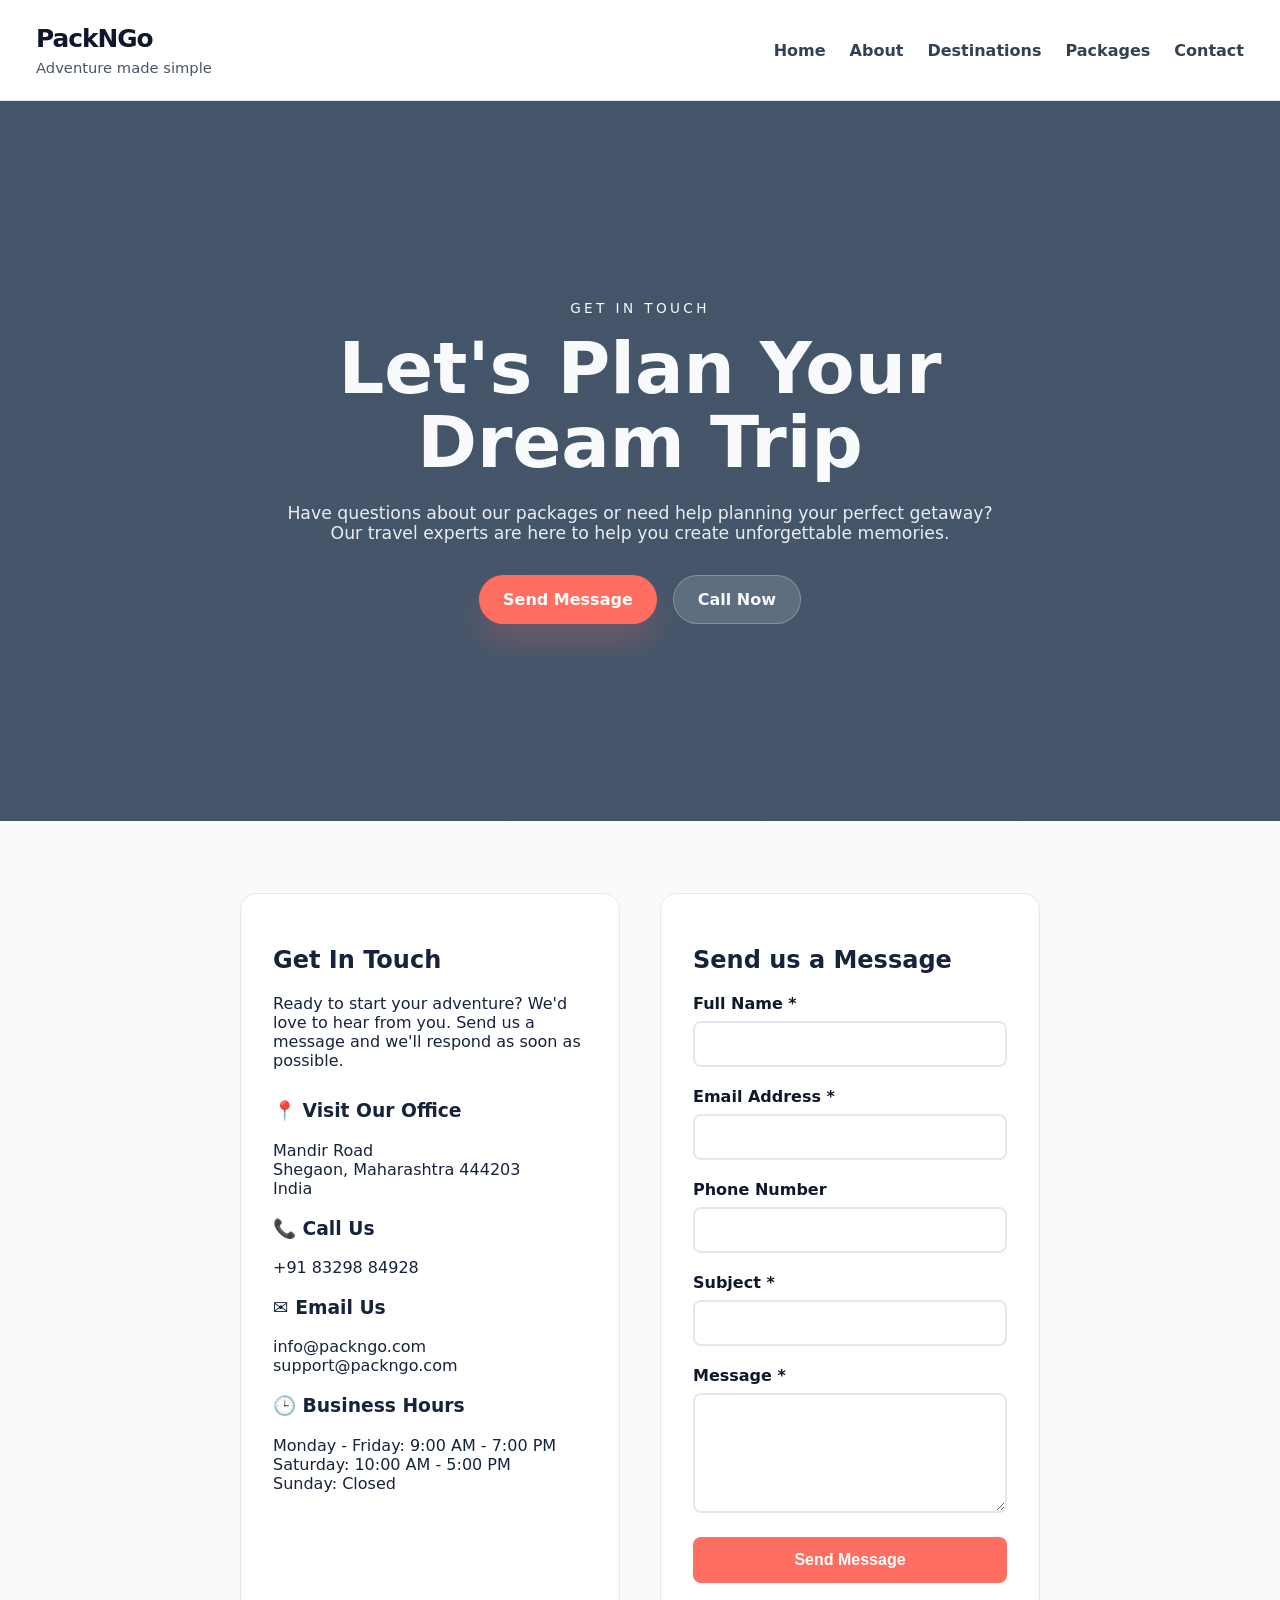
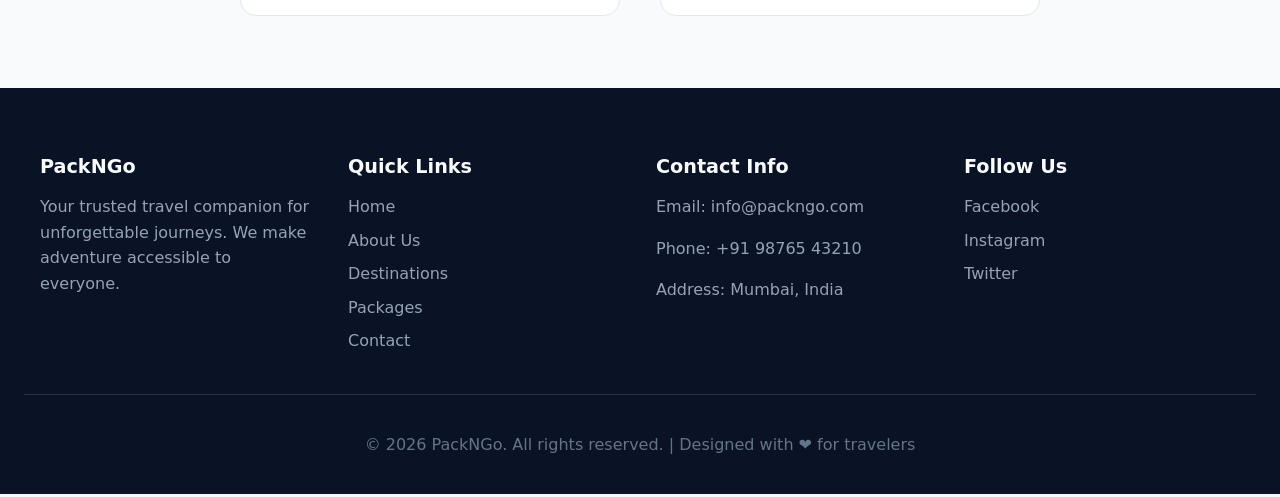
<file: contact.html>
<!DOCTYPE html>
<html lang="en">
<head>
    <meta charset="UTF-8">
    <meta name="viewport" content="width=device-width, initial-scale=1.0">
    <title>Contact Us | PackNGo</title>
    <link rel="stylesheet" href="style.css">
    <script src="script.js"></script>
</head>
<body>

<header class="site-header">
    <div class="brand">
        <span class="logo">PackNGo</span>
        <p>Adventure made simple</p>
    </div>
    <nav class="main-nav">
        <a href="index.html">Home</a>
        <a href="about.html">About</a>
        <a href="destinations.html">Destinations</a>
        <a href="packages.html">Packages</a>
        <a href="contact.html">Contact</a>
    </nav>
</header>

<main>
    <section class="hero">
        <div class="hero-copy">
            <span class="eyebrow">Get in touch</span>
            <h1>Let's Plan Your Dream Trip</h1>
            <p>Have questions about our packages or need help planning your perfect getaway? Our travel experts are here to help you create unforgettable memories.</p>
            <div class="hero-actions">
                <a href="#contact-form" class="btn btn-primary">Send Message</a>
                <a href="tel:+918329884928" class="btn btn-secondary">Call Now</a>
            </div>
        </div>
    </section>

    <section class="contact-section">
        <div class="contact-container">
            <div class="contact-info">
                <h2>Get In Touch</h2>
                <p>Ready to start your adventure? We'd love to hear from you. Send us a message and we'll respond as soon as possible.</p>

                <div style="margin-top: 30px;">
                    <h3>📍 Visit Our Office</h3>
                    <p>Mandir Road<br>Shegaon, Maharashtra 444203<br>India</p>
                </div>

                <div style="margin-top: 20px;">
                    <h3>📞 Call Us</h3>
                    <p>+91 83298 84928</p>
                </div>

                <div style="margin-top: 20px;">
                    <h3>✉️ Email Us</h3>
                    <p>info@packngo.com<br>support@packngo.com</p>
                </div>

                <div style="margin-top: 20px;">
                    <h3>🕒 Business Hours</h3>
                    <p>Monday - Friday: 9:00 AM - 7:00 PM<br>Saturday: 10:00 AM - 5:00 PM<br>Sunday: Closed</p>
                </div>
            </div>

            <div class="contact-form" id="contact-form">
                <h2>Send us a Message</h2>
                <form id="contactForm" onsubmit="return validateAndSubmitForm(event)">
                    <div class="form-group">
                        <label for="name">Full Name *</label>
                        <input type="text" id="name" name="name" required>
                        <div class="error-message" id="nameError"></div>
                    </div>

                    <div class="form-group">
                        <label for="email">Email Address *</label>
                        <input type="email" id="email" name="email" required>
                        <div class="error-message" id="emailError"></div>
                    </div>

                    <div class="form-group">
                        <label for="phone">Phone Number</label>
                        <input type="tel" id="phone" name="phone">
                        <div class="error-message" id="phoneError"></div>
                    </div>

                    <div class="form-group">
                        <label for="subject">Subject *</label>
                        <input type="text" id="subject" name="subject" required>
                        <div class="error-message" id="subjectError"></div>
                    </div>

                    <div class="form-group">
                        <label for="message">Message *</label>
                        <textarea id="message" name="message" rows="5" required></textarea>
                        <div class="error-message" id="messageError"></div>
                    </div>

                    <button type="submit" class="submit-btn">Send Message</button>
                </form>
            </div>
        </div>
    </section>
</main>

<footer class="site-footer">
    <div class="footer-content">
        <div class="footer-section">
            <h3>PackNGo</h3>
            <p>Your trusted travel companion for unforgettable journeys. We make adventure accessible to everyone.</p>
        </div>
        <div class="footer-section">
            <h3>Quick Links</h3>
            <a href="index.html">Home</a>
            <a href="about.html">About Us</a>
            <a href="destinations.html">Destinations</a>
            <a href="packages.html">Packages</a>
            <a href="contact.html">Contact</a>
        </div>
        <div class="footer-section">
            <h3>Contact Info</h3>
            <p>Email: info@packngo.com</p>
            <p>Phone: +91 98765 43210</p>
            <p>Address: Mumbai, India</p>
        </div>
        <div class="footer-section">
            <h3>Follow Us</h3>
            <a href="#">Facebook</a>
            <a href="#">Instagram</a>
            <a href="#">Twitter</a>
        </div>
    </div>
    <div class="footer-bottom">
        <p>© 2026 PackNGo. All rights reserved. | Designed with ❤️ for travelers</p>
    </div>
</footer>

</body>
</html>
</file>
<file: style.css>
* {
    box-sizing: border-box;
}

html {
    scroll-behavior: smooth;
}

body {
    margin: 0;
    min-height: 100vh;
    font-family: system-ui, -apple-system, BlinkMacSystemFont, "Segoe UI", sans-serif;
    background: #f4f7fb;
    color: #17233d;
}

img {
    display: block;
    width: 100%;
    height: auto;
}

a {
    color: inherit;
    text-decoration: none;
}

button,
.btn {
    display: inline-flex;
    align-items: center;
    justify-content: center;
    padding: 14px 24px;
    border-radius: 999px;
    border: none;
    cursor: pointer;
    font-weight: 700;
    transition: transform 0.25s ease, box-shadow 0.25s ease, background-color 0.25s ease;
}

button:hover,
.btn:hover {
    transform: translateY(-2px);
}

.site-header {
    position: sticky;
    top: 0;
    z-index: 100;
    display: flex;
    justify-content: space-between;
    align-items: center;
    padding: 24px 36px;
    background: rgba(255, 255, 255, 0.96);
    border-bottom: 1px solid rgba(15, 23, 42, 0.08);
    backdrop-filter: blur(12px);
}

.brand .logo {
    display: block;
    font-size: 1.55rem;
    font-weight: 800;
    letter-spacing: -0.04em;
    color: #0f172a;
}

.brand p {
    margin: 6px 0 0;
    color: #475569;
    font-size: 0.92rem;
}

.main-nav {
    display: flex;
    align-items: center;
    gap: 24px;
    flex-wrap: wrap;
}

.main-nav a {
    color: #334155;
    font-weight: 600;
    transition: color 0.2s ease;
}

.main-nav a:hover {
    color: #0f172a;
}

.hero {
    min-height: 80vh;
    padding: 100px 24px;
    display: flex;
    align-items: center;
    background: linear-gradient(180deg, rgba(19, 40, 66, 0.78) 0%, rgba(19, 40, 66, 0.78) 100%), url('https://images.unsplash.com/photo-1507525428034-b723cf961d3e?auto=format&fit=crop&w=1600&q=80') no-repeat center/cover;
    color: #f8fafc;
}

.hero-copy {
    max-width: 760px;
    margin: 0 auto;
    text-align: center;
}

.eyebrow {
    display: inline-block;
    margin-bottom: 1rem;
    color: #f8fafc;
    font-size: 0.85rem;
    letter-spacing: 0.25em;
    text-transform: uppercase;
}

.hero-copy h1 {
    margin: 0;
    font-size: clamp(2.8rem, 6vw, 4.5rem);
    line-height: 1.02;
}

.hero-copy p {
    margin: 24px auto 32px;
    max-width: 720px;
    font-size: 1.08rem;
    color: rgba(248, 250, 252, 0.92);
}

.hero-actions {
    display: flex;
    justify-content: center;
    flex-wrap: wrap;
    gap: 16px;
}

.btn-primary {
    background: #ff6f61;
    color: #fff;
    box-shadow: 0 18px 35px rgba(255, 111, 97, 0.22);
}

.btn-secondary {
    background: rgba(255, 255, 255, 0.14);
    color: #f8fafc;
    border: 1px solid rgba(255, 255, 255, 0.24);
}

.section-header {
    max-width: 780px;
    margin: 0 auto 40px;
    text-align: center;
}

.section-header h2 {
    margin: 0;
    font-size: clamp(2rem, 3vw, 2.8rem);
}

.section-header p {
    margin: 18px auto 0;
    color: #475569;
    font-size: 1rem;
    line-height: 1.8;
    max-width: 680px;
}

.featured-destinations,
.features,
.testimonial {
    padding: 72px 24px;
}

.cards {
    display: grid;
    grid-template-columns: repeat(auto-fit, minmax(260px, 1fr));
    gap: 26px;
}

.card {
    background: #fff;
    border-radius: 28px;
    overflow: hidden;
    box-shadow: 0 28px 60px rgba(15, 23, 42, 0.08);
    transition: transform 0.3s ease, box-shadow 0.3s ease;
}

.card:hover {
    transform: translateY(-6px);
    box-shadow: 0 38px 80px rgba(15, 23, 42, 0.12);
}

.card img {
    height: 260px;
    object-fit: cover;
}

.card-text {
    padding: 26px;
}

.card-text span {
    display: inline-block;
    margin-bottom: 10px;
    color: #ff6f61;
    font-size: 0.82rem;
    letter-spacing: 0.16em;
    text-transform: uppercase;
}

.card-text h3 {
    margin: 0 0 14px;
    font-size: 1.45rem;
    color: #0f172a;
}

.card-text p {
    margin: 0;
    line-height: 1.8;
    color: #475569;
}

.feature-grid {
    display: grid;
    grid-template-columns: repeat(auto-fit, minmax(220px, 1fr));
    gap: 24px;
}

.feature-card {
    padding: 28px;
    border-radius: 24px;
    background: #ffffff;
    border: 1px solid rgba(15, 23, 42, 0.06);
    box-shadow: 0 18px 40px rgba(15, 23, 42, 0.05);
}

.feature-card h3 {
    margin-top: 0;
    font-size: 1.25rem;
    color: #0f172a;
}

.feature-card p {
    color: #475569;
    line-height: 1.8;
    margin: 12px 0 0;
}

.testimonial {
    background: linear-gradient(180deg, rgba(6, 10, 33, 0.85), rgba(6, 10, 33, 0.65)), url('https://images.unsplash.com/photo-1500530855697-b586d89ba3ee?auto=format&fit=crop&w=1600&q=80') no-repeat center/cover;
    color: #f8fafc;
}

.testimonial-card {
    max-width: 900px;
    margin: 0 auto;
    padding: 56px 36px;
    border-radius: 32px;
    background: rgba(15, 23, 42, 0.7);
    text-align: center;
    box-shadow: 0 32px 80px rgba(15, 23, 42, 0.22);
}

.testimonial-card h2 {
    margin: 0 0 20px;
    font-size: clamp(2rem, 3vw, 2.8rem);
}

.testimonial-card p {
    margin: 0 auto 22px;
    max-width: 740px;
    line-height: 1.9;
    color: rgba(248, 250, 252, 0.92);
    font-size: 1.05rem;
}

.testimonial-card span {
    display: inline-block;
    font-weight: 700;
    color: #f8fafc;
}

.package-hero {
    min-height: 72vh;
    padding: 96px 24px 80px;
    display: flex;
    align-items: center;
    text-align: center;
    background: linear-gradient(180deg, rgba(19, 40, 66, 0.82) 0%, rgba(19, 40, 66, 0.82) 100%), url('https://images.unsplash.com/photo-1493558103817-58b2924bce98?auto=format&fit=crop&w=1600&q=80') no-repeat center/cover;
    color: #f8fafc;
}

.package-hero .hero-copy {
    max-width: 760px;
    margin: 0 auto;
}

.package-hero h1 {
    margin: 0;
    font-size: clamp(2.8rem, 5vw, 4rem);
    line-height: 1.05;
}

.package-hero p {
    margin: 24px auto 32px;
    max-width: 700px;
    font-size: 1.08rem;
    color: rgba(248, 250, 252, 0.92);
}

.package-listing,
.package-cta {
    padding: 72px 24px;
}

.package-grid {
    display: grid;
    grid-template-columns: repeat(auto-fit, minmax(280px, 1fr));
    gap: 26px;
}

.package-card {
    background: #ffffff;
    border-radius: 28px;
    overflow: hidden;
    box-shadow: 0 28px 60px rgba(15, 23, 42, 0.08);
    transition: transform 0.3s ease, box-shadow 0.3s ease;
}

.package-card:hover {
    transform: translateY(-6px);
    box-shadow: 0 38px 80px rgba(15, 23, 42, 0.12);
}

.package-card img {
    height: 240px;
    object-fit: cover;
}

.card-body {
    padding: 26px;
}

.package-type {
    display: inline-block;
    margin-bottom: 14px;
    color: #ff6f61;
    font-size: 0.82rem;
    letter-spacing: 0.16em;
    text-transform: uppercase;
}

.package-card h3 {
    margin: 0 0 16px;
    font-size: 1.5rem;
    color: #0f172a;
}

.package-card p {
    margin: 0 0 22px;
    line-height: 1.8;
    color: #475569;
}

.package-meta {
    display: grid;
    grid-template-columns: repeat(2, minmax(0, 1fr));
    gap: 12px;
    margin-bottom: 20px;
    font-size: 0.95rem;
    color: #64748b;
}

.package-meta span {
    background: #f8fafc;
    padding: 12px 14px;
    border-radius: 16px;
    border: 1px solid rgba(226, 232, 240, 0.9);
}

.package-footer {
    display: flex;
    align-items: center;
    justify-content: space-between;
    gap: 16px;
    flex-wrap: wrap;
}

.package-footer .price {
    font-size: 1.35rem;
    font-weight: 800;
    color: #0f172a;
}

.package-cta .section-header {
    margin-bottom: 40px;
}

@media (max-width: 720px) {
    .site-header {
        flex-direction: column;
        gap: 16px;
        padding: 20px 20px;
    }

    .main-nav {
        gap: 16px;
    }

    .hero {
        padding: 80px 20px;
    }

    .hero-copy h1 {
        font-size: 2.8rem;
    }

    .hero-actions {
        flex-direction: column;
        align-items: center;
    }

    .package-hero {
        padding: 72px 18px 60px;
    }

    .package-hero h1 {
        font-size: 2.6rem;
    }

    .package-meta {
        grid-template-columns: 1fr;
    }

    .cards {
        grid-template-columns: 1fr;
    }

    .feature-grid {
        grid-template-columns: 1fr;
    }

    .package-grid {
        grid-template-columns: 1fr;
    }
}

@media (max-width: 480px) {
    .site-header {
        padding: 16px 16px;
    }

    .brand .logo {
        font-size: 1.3rem;
    }

    .main-nav {
        gap: 12px;
        font-size: 0.9rem;
    }

    .hero {
        padding: 60px 16px;
    }

    .hero-copy h1 {
        font-size: 2.2rem;
    }

    .section-header h2 {
        font-size: 1.8rem;
    }

    .testimonial-card {
        padding: 32px 20px;
    }

    .package-hero {
        padding: 60px 16px 50px;
    }
}

/* Search and Filter Styles */
.search-section {
    padding: 40px 24px;
    background: #fff;
    border-bottom: 1px solid rgba(15, 23, 42, 0.08);
}

.search-container {
    max-width: 800px;
    margin: 0 auto;
    display: flex;
    gap: 12px;
    flex-wrap: wrap;
}

.search-input {
    flex: 1;
    min-width: 200px;
    padding: 14px 20px;
    border: 2px solid #e2e8f0;
    border-radius: 12px;
    font-size: 1rem;
    transition: border-color 0.2s ease;
}

.search-input:focus {
    outline: none;
    border-color: #ff6f61;
}

.search-btn {
    padding: 14px 24px;
    background: #ff6f61;
    color: #fff;
    border: none;
    border-radius: 12px;
    font-weight: 600;
    cursor: pointer;
    transition: background-color 0.2s ease;
}

.search-btn:hover {
    background: #e55a50;
}

.filter-buttons {
    display: flex;
    justify-content: center;
    gap: 12px;
    margin-top: 20px;
    flex-wrap: wrap;
}

.filter-btn {
    padding: 8px 16px;
    background: #f8fafc;
    color: #475569;
    border: 1px solid #e2e8f0;
    border-radius: 20px;
    font-size: 0.9rem;
    cursor: pointer;
    transition: all 0.2s ease;
}

.filter-btn.active,
.filter-btn:hover {
    background: #ff6f61;
    color: #fff;
    border-color: #ff6f61;
}

/* Image Gallery Styles */
.gallery-section {
    padding: 72px 24px;
    background: #f8fafc;
}

.gallery-grid {
    display: grid;
    grid-template-columns: repeat(auto-fit, minmax(300px, 1fr));
    gap: 24px;
}

.gallery-item {
    position: relative;
    overflow: hidden;
    border-radius: 16px;
    cursor: pointer;
    transition: transform 0.3s ease;
}

.gallery-item:hover {
    transform: scale(1.02);
}

.gallery-item img {
    width: 100%;
    height: 250px;
    object-fit: cover;
    transition: transform 0.3s ease;
}

.gallery-item:hover img {
    transform: scale(1.1);
}

.gallery-overlay {
    position: absolute;
    bottom: 0;
    left: 0;
    right: 0;
    background: linear-gradient(transparent, rgba(0,0,0,0.7));
    color: #fff;
    padding: 20px;
    transform: translateY(100%);
    transition: transform 0.3s ease;
}

.gallery-item:hover .gallery-overlay {
    transform: translateY(0);
}

/* Testimonials Styles */
.testimonials-section {
    padding: 72px 24px;
    background: #fff;
}

.testimonials-grid {
    display: grid;
    grid-template-columns: repeat(auto-fit, minmax(300px, 1fr));
    gap: 32px;
    max-width: 1200px;
    margin: 0 auto;
}

.testimonials-section .testimonial-card {
    background: #f8fafc;
    padding: 32px;
    border-radius: 16px;
    border: 1px solid #e2e8f0;
    text-align: center;
    color: #0f172a;
}

.testimonials-section .testimonial-card .testimonial-text,
.testimonials-section .testimonial-card .testimonial-author {
    color: #0f172a;
}

.testimonials-section .testimonial-card .testimonial-text {
    font-style: italic;
    line-height: 1.6;
    margin-bottom: 20px;
}

.testimonials-section .testimonial-card .testimonial-author {
    font-weight: 600;
}

/* Contact Form Styles */
.contact-section {
    padding: 72px 24px;
    background: #f8fafc;
}

.contact-container {
    max-width: 800px;
    margin: 0 auto;
    display: grid;
    grid-template-columns: 1fr 1fr;
    gap: 40px;
}

.contact-info {
    padding: 32px;
    background: #fff;
    border-radius: 16px;
    border: 1px solid #e2e8f0;
}

.contact-form {
    padding: 32px;
    background: #fff;
    border-radius: 16px;
    border: 1px solid #e2e8f0;
}

.form-group {
    margin-bottom: 20px;
}

.form-group label {
    display: block;
    margin-bottom: 8px;
    font-weight: 600;
    color: #0f172a;
}

.form-group input,
.form-group textarea {
    width: 100%;
    padding: 12px 16px;
    border: 2px solid #e2e8f0;
    border-radius: 8px;
    font-size: 1rem;
    transition: border-color 0.2s ease;
}

.form-group input:focus,
.form-group textarea:focus {
    outline: none;
    border-color: #ff6f61;
}

.form-group textarea {
    resize: vertical;
    min-height: 120px;
}

.submit-btn {
    width: 100%;
    padding: 14px;
    background: #ff6f61;
    color: #fff;
    border: none;
    border-radius: 8px;
    font-size: 1rem;
    font-weight: 600;
    cursor: pointer;
    transition: background-color 0.2s ease;
}

.submit-btn:hover {
    background: #e55a50;
}

.error-message {
    color: #dc2626;
    font-size: 0.9rem;
    margin-top: 4px;
    display: none;
}

/* About Page Styles */
.about-hero {
    min-height: 60vh;
    padding: 80px 24px;
    display: flex;
    align-items: center;
    text-align: center;
    background: linear-gradient(180deg, rgba(19, 40, 66, 0.8) 0%, rgba(19, 40, 66, 0.8) 100%), url('https://images.unsplash.com/photo-1488646953014-85cb44e25828?auto=format&fit=crop&w=1600&q=80') no-repeat center/cover;
    color: #f8fafc;
}

.about-content {
    max-width: 800px;
    margin: 0 auto;
}

.about-content h1 {
    font-size: clamp(2.5rem, 4vw, 3.5rem);
    margin-bottom: 24px;
}

.about-content p {
    font-size: 1.1rem;
    line-height: 1.8;
    margin-bottom: 32px;
}

.stats-section {
    padding: 72px 24px;
    background: #fff;
}

.stats-grid {
    display: grid;
    grid-template-columns: repeat(auto-fit, minmax(200px, 1fr));
    gap: 32px;
    max-width: 1000px;
    margin: 0 auto;
}

.stat-item {
    text-align: center;
}

.stat-number {
    font-size: 3rem;
    font-weight: 800;
    color: #ff6f61;
    margin-bottom: 8px;
}

.stat-label {
    color: #475569;
    font-weight: 600;
}

/* Footer Styles */
.site-footer {
    background: #0a1225;
    color: #cbd5e1;
    padding: 48px 24px 24px;
}

.footer-content {
    max-width: 1200px;
    margin: 0 auto;
    display: grid;
    grid-template-columns: repeat(auto-fit, minmax(250px, 1fr));
    gap: 32px;
    margin-bottom: 32px;
}

.footer-section h3 {
    color: #f8fafc;
    margin-bottom: 16px;
    font-size: 1.2rem;
}

.footer-section p,
.footer-section a {
    color: #94a3b8;
    line-height: 1.6;
    margin-bottom: 8px;
    display: block;
}

.footer-section a:hover {
    color: #ff6f61;
}

.footer-bottom {
    border-top: 1px solid rgba(148, 163, 184, 0.2);
    padding-top: 24px;
    text-align: center;
    color: #64748b;
}
</file>
